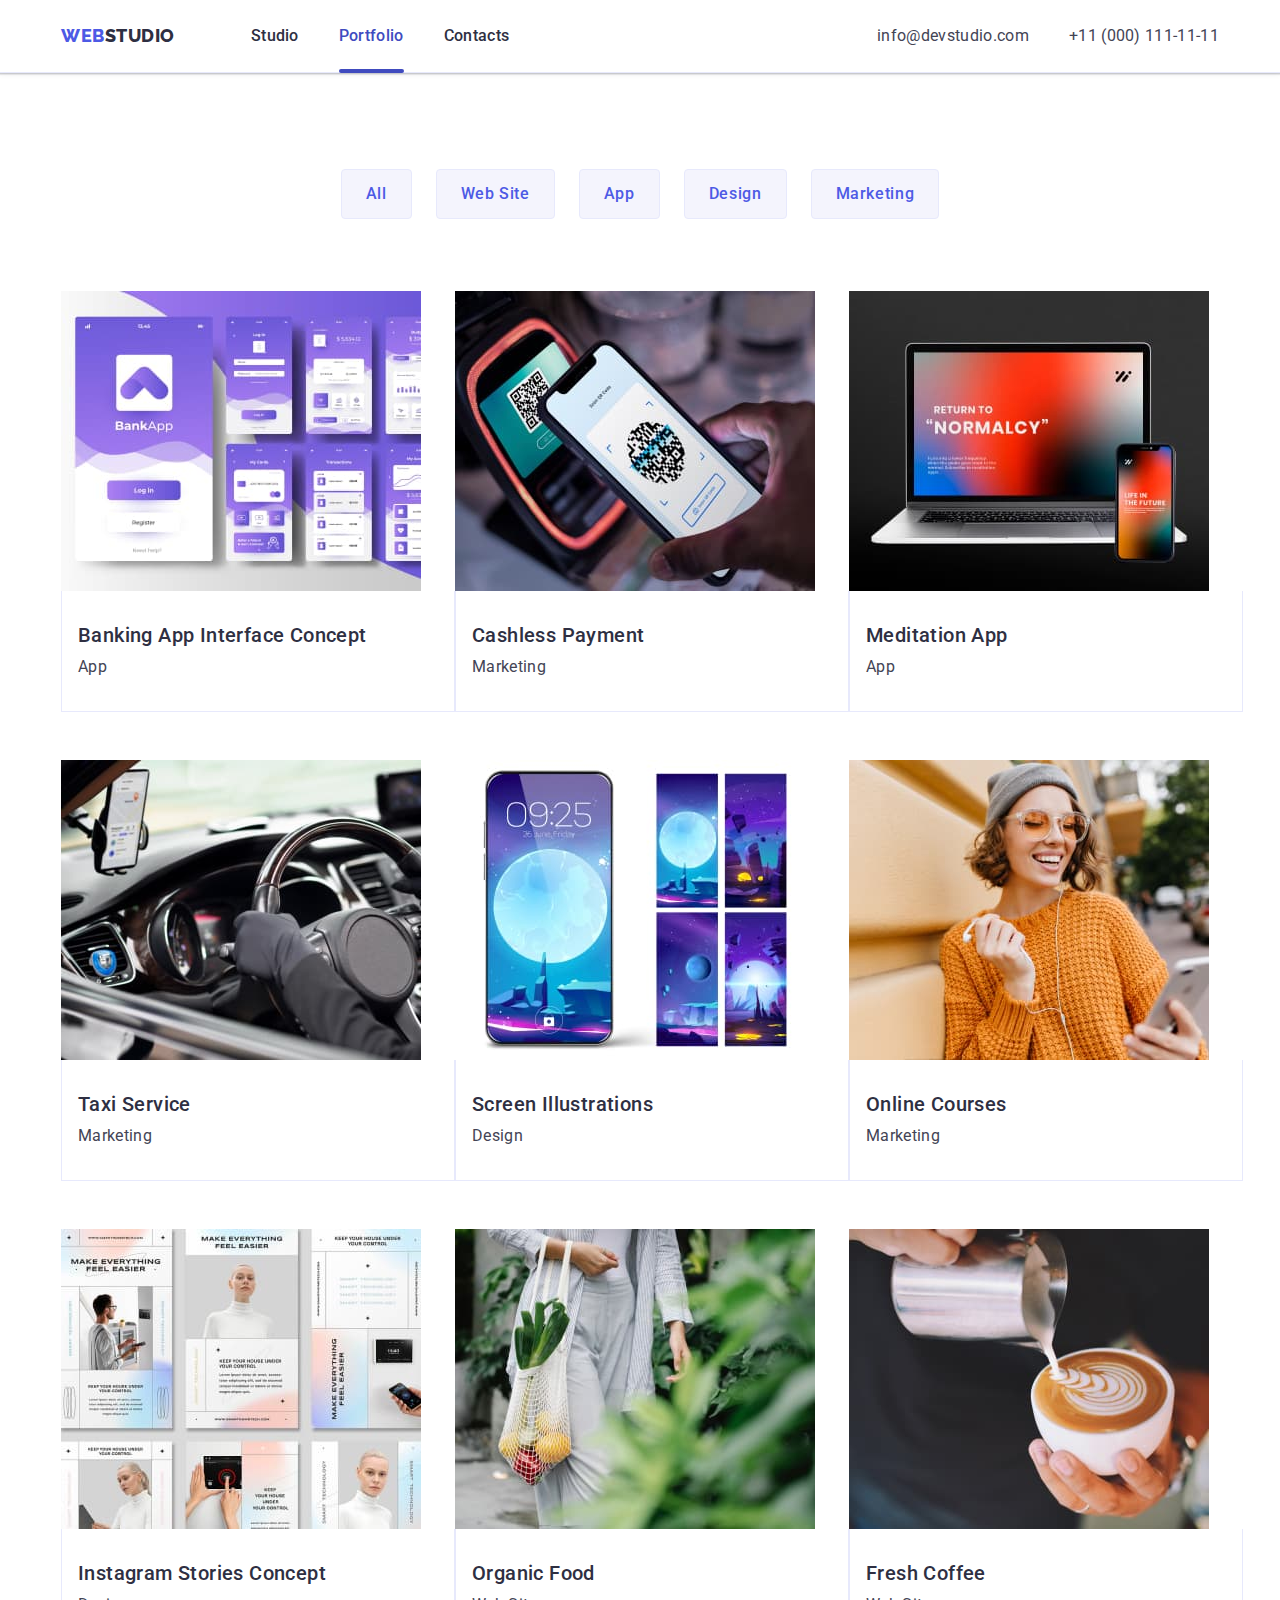
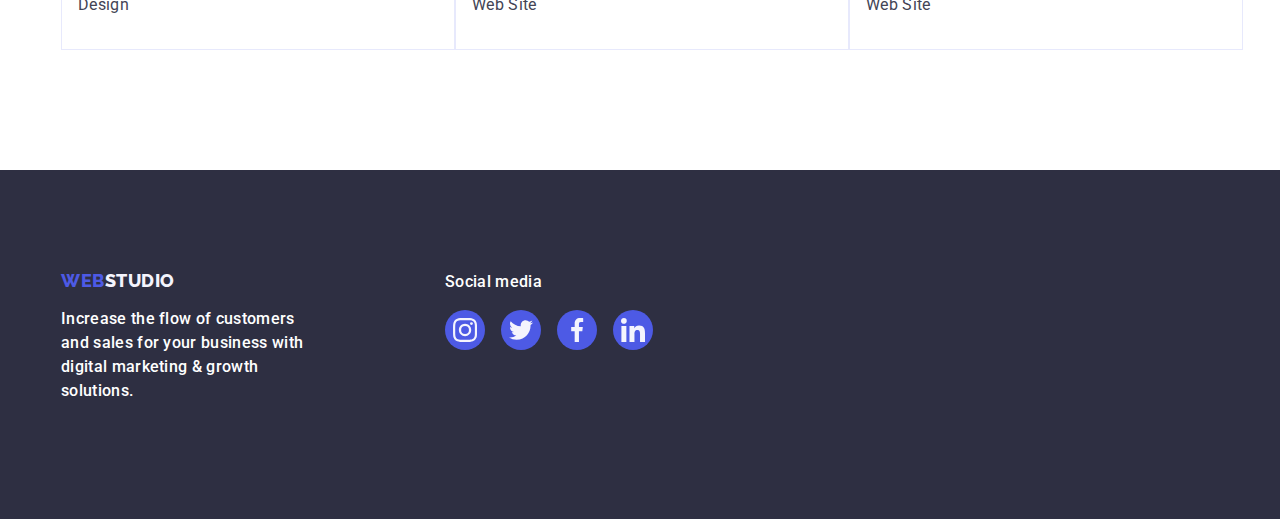
<file: portfolio.html>
<!DOCTYPE html>
<html lang="en">
  <head>
    <meta charset="utf-8" />
    <meta name="description" content="A company that develops web pages" />
    <title>Webstudio</title>
    <link rel="preconnect" href="https://fonts.googleapis.com" />
    <link rel="preconnect" href="https://fonts.gstatic.com" />
    <link
      href="https://fonts.googleapis.com/css2?family=Raleway:wght@800&family=Roboto:wght@400;500;700;900&display=swap"
      rel="stylesheet"
    />
    <link
      rel="stylesheet"
      href="https://cdnjs.cloudflare.com/ajax/libs/modern-normalize/2.0.0/modern-normalize.min.css"
      integrity="sha512-4xo8blKMVCiXpTaLzQSLSw3KFOVPWhm/TRtuPVc4WG6kUgjH6J03IBuG7JZPkcWMxJ5huwaBpOpnwYElP/m6wg=="
      crossorigin="anonymous"
      referrerpolicy="no-referrer"
    />
    <link rel="stylesheet" href="./css/style.css" />
  </head>
  <body>
    <header class="header">
      <div class="container-header container">
        <nav class="menu">
          <a class="logo link" href="./index.html"
            >Web<span class="logo-part-two">Studio</span></a
          >
          <ul class="list nav-list">
            <li class="nav-menu">
              <a class="link menu-list" href="./index.html">Studio</a>
            </li>
            <li class="nav-menu">
              <a class="link menu-list current" href="./portfolio.html"
                >Portfolio</a
              >
            </li>
            <li class="nav-menu">
              <a class="link menu-list" href="">Contacts</a>
            </li>
          </ul>
        </nav>
        <address class="connection">
          <ul class="list contacts-list">
            <li>
              <a class="contacts link" href="mailto:info@devstudio.com"
                >info@devstudio.com</a
              >
            </li>
            <li>
              <a class="contacts link" href="tel:+110001111111"
                >+11 (000) 111-11-11</a
              >
            </li>
          </ul>
        </address>
      </div>
    </header>
    <main>
      <section class="portfolio">
        <div class="container portfolio-container">
          <h1 class="visually-hidden">Potfolio</h1>
          <ul class="list portfolio-button-list">
            <li>
              <button type="button" class="portfolio-button">All</button>
            </li>
            <li>
              <button type="button" class="portfolio-button">Web Site</button>
            </li>
            <li>
              <button type="button" class="portfolio-button">App</button>
            </li>
            <li>
              <button type="button" class="portfolio-button">Design</button>
            </li>
            <li>
              <button type="button" class="portfolio-button">Marketing</button>
            </li>
          </ul>
          <ul class="list card-set-list card-examples-gap">
            <li class="card-examples card-set-item">
              <a class="link examples-link" href="#">
                <div class="portfolio-examples-box">
                  <img
                    class="portfolio-examples-img"
                    src="./images/portfolio/img1.jpg"
                    alt="Banking App Interface"
                    width="360"
                    height="300"
                  />
                  <p class="overlay overlay-text">
                    14 Stylish and User-Friendly App Design Concepts · Task
                    Manager App · Calorie Tracker App · Exotic Fruit Ecommerce
                    App · Cloud Storage App
                  </p>
                </div>
                <div class="examples-wrapper">
                  <h2 class="header-three">Banking App Interface Concept</h2>
                  <p class="subtle-text">App</p>
                </div>
              </a>
            </li>
            <li class="card-examples card-set-item">
              <a class="link examples-link" href="#">
                <div class="portfolio-examples-box">
                  <img
                    class="portfolio-examples-img"
                    src="./images/portfolio/img2.jpg"
                    alt="Phone and code reader"
                    width="360"
                    height="300"
                  />
                  <p class="overlay overlay-text">
                    14 Stylish and User-Friendly App Design Concepts · Task
                    Manager App · Calorie Tracker App · Exotic Fruit Ecommerce
                    App · Cloud Storage App
                  </p>
                </div>
                <div class="examples-wrapper">
                  <h2 class="header-three">Cashless Payment</h2>
                  <p class="subtle-text">Marketing</p>
                </div>
              </a>
            </li>
            <li class="card-examples card-set-item">
              <a class="link examples-link" href="#">
                <div class="portfolio-examples-box">
                  <img
                    class="portfolio-examples-img"
                    src="./images/portfolio/img3.jpg"
                    alt="Computer and phone"
                    width="360"
                    height="300"
                  />
                  <p class="overlay overlay-text">
                    14 Stylish and User-Friendly App Design Concepts · Task
                    Manager App · Calorie Tracker App · Exotic Fruit Ecommerce
                    App · Cloud Storage App
                  </p>
                </div>
                <div class="examples-wrapper">
                  <h2 class="header-three">Meditation App</h2>
                  <p class="subtle-text">App</p>
                </div>
              </a>
            </li>
            <li class="card-examples card-set-item">
              <a class="link examples-link" href="#">
                <div class="portfolio-examples-box">
                  <img
                    class="portfolio-examples-img"
                    src="./images/portfolio/img4.jpg"
                    alt="Steering wheel"
                    width="360"
                    height="300"
                  />
                  <p class="overlay overlay-text">
                    14 Stylish and User-Friendly App Design Concepts · Task
                    Manager App · Calorie Tracker App · Exotic Fruit Ecommerce
                    App · Cloud Storage App
                  </p>
                </div>
                <div class="examples-wrapper">
                  <h2 class="header-three">Taxi Service</h2>
                  <p class="subtle-text">Marketing</p>
                </div>
              </a>
            </li>
            <li class="card-examples card-set-item">
              <a class="link examples-link" href="#">
                <div class="portfolio-examples-box">
                  <img
                    class="portfolio-examples-img"
                    src="./images/portfolio/img5.jpg"
                    alt="Screen illustrations"
                    width="360"
                    height="300"
                  />
                  <p class="overlay overlay-text">
                    14 Stylish and User-Friendly App Design Concepts · Task
                    Manager App · Calorie Tracker App · Exotic Fruit Ecommerce
                    App · Cloud Storage App
                  </p>
                </div>
                <div class="examples-wrapper">
                  <h2 class="header-three">Screen Illustrations</h2>
                  <p class="subtle-text">Design</p>
                </div>
              </a>
            </li>
            <li class="card-examples card-set-item">
              <a class="link examples-link" href="#">
                <div class="portfolio-examples-box">
                  <img
                    class="portfolio-examples-img"
                    src="./images/portfolio/img6.jpg"
                    alt="Girl with phone"
                    width="360"
                    height="300"
                  />
                  <p class="overlay overlay-text">
                    14 Stylish and User-Friendly App Design Concepts · Task
                    Manager App · Calorie Tracker App · Exotic Fruit Ecommerce
                    App · Cloud Storage App
                  </p>
                </div>
                <div class="examples-wrapper">
                  <h2 class="header-three">Online Courses</h2>
                  <p class="subtle-text">Marketing</p>
                </div>
              </a>
            </li>
            <li class="card-examples card-set-item">
              <a class="link examples-link" href="#">
                <div class="portfolio-examples-box">
                  <img
                    class="portfolio-examples-img"
                    src="./images/portfolio/img7.jpg"
                    alt="Stories concept"
                    width="360"
                    height="300"
                  />
                  <p class="overlay overlay-text">
                    14 Stylish and User-Friendly App Design Concepts · Task
                    Manager App · Calorie Tracker App · Exotic Fruit Ecommerce
                    App · Cloud Storage App
                  </p>
                </div>
                <div class="examples-wrapper">
                  <h2 class="header-three">Instagram Stories Concept</h2>
                  <p class="subtle-text">Design</p>
                </div>
              </a>
            </li>
            <li class="card-examples card-set-item">
              <a class="link examples-link" href="#">
                <div class="portfolio-examples-box">
                  <img
                    class="portfolio-examples-img"
                    src="./images/portfolio/img8.jpg"
                    alt="Woman and fruits"
                    width="360"
                    height="300"
                  />
                  <p class="overlay overlay-text">
                    14 Stylish and User-Friendly App Design Concepts · Task
                    Manager App · Calorie Tracker App · Exotic Fruit Ecommerce
                    App · Cloud Storage App
                  </p>
                </div>
                <div class="examples-wrapper">
                  <h2 class="header-three">Organic Food</h2>
                  <p class="subtle-text">Web Site</p>
                </div>
              </a>
            </li>
            <li class="card-examples card-set-item">
              <a class="link examples-link" href="#">
                <div class="portfolio-examples-box">
                  <img
                    class="portfolio-examples-img"
                    src="./images/portfolio/img9.jpg"
                    alt="Cup of coffee"
                    width="360"
                    height="300"
                  />
                  <p class="overlay overlay-text">
                    14 Stylish and User-Friendly App Design Concepts · Task
                    Manager App · Calorie Tracker App · Exotic Fruit Ecommerce
                    App · Cloud Storage App
                  </p>
                </div>
                <div class="examples-wrapper">
                  <h2 class="header-three">Fresh Coffee</h2>
                  <p class="subtle-text">Web Site</p>
                </div>
              </a>
            </li>
          </ul>
        </div>
      </section>
    </main>
    <footer class="footer">
      <div class="container footer-item">
        <div class="footer-list">
          <a class="link logo footer-logo" href="./index.html"
            >Web<span class="logo-part-two">Studio</span></a
          >
          <p class="subtle-text">
            Increase the flow of customers and sales for your business with
            digital marketing & growth solutions.
          </p>
        </div>
        <div class="footer-list">
          <p class="subtle-text">Social media</p>
          <ul class="social-line-item">
            <li class="social-line-list">
              <a
                class="icons-footer-wrapper"
                href="https://www.instagram.com/"
                target="_blank"
              >
                <svg class="social-icons-footer-list" width="24" height="24">
                  <use href="./images/icons.svg#instagram"></use>
                </svg>
              </a>
            </li>
            <li class="social-line-list">
              <a
                class="icons-footer-wrapper"
                href="https://twitter.com/"
                target="_blank"
              >
                <svg class="social-icons-footer-list" width="24" height="24">
                  <use href="./images/icons.svg#twitter"></use>
                </svg>
              </a>
            </li>
            <li class="social-line-list">
              <a
                class="icons-footer-wrapper"
                href="https://www.facebook.com/"
                target="_blank"
              >
                <svg class="social-icons-footer-list" width="24" height="24">
                  <use href="./images/icons.svg#facebook"></use>
                </svg>
              </a>
            </li>
            <li class="social-line-list">
              <a
                class="icons-footer-wrapper"
                href="https://www.linkedin.com/"
                target="_blank"
              >
                <svg class="social-icons-footer-list" width="24" height="24">
                  <use href="./images/icons.svg#linkedin"></use>
                </svg>
              </a>
            </li>
          </ul>
        </div>
      </div>
    </footer>
  </body>
</html>
</file>
<file: css/style.css>
:root {
    --primary-brand: #4d5ae5;
    --text-color: #434455;
    --white: #ffffff;
    --subtle-text-color: #8e8f99;
    --modal-background: #fcfcfc;
    --navy-blue: #2e2f42;
    --slate: #434455;
    --cloud: #f4f4fd;
    --cornflower: #e7e9fc;
    --ocean: #404bbf;
    --lightslate: #8E8F99;
    --green: #31d0aa;

}

body {
    margin: 0;
    font-family: Roboto, sans-serif;
    color: var(--text-color);
    background-color: var(--white);

}


a {
    text-decoration: none;
}

ul {
    margin: 0;
    padding: 0;
    list-style-type: none;
}
h1,
h2,
h3,
h4,
h5,
h6,
p {
    margin: 0;
    padding: 0;
}
img {
    max-width: 100%;
    display: block;
    margin: 0;
}
.visually-hidden {
    position: absolute;
    width: 1px;
    height: 1px;
    margin: -1px;
    border: 0;
    padding: 0;
    white-space: nowrap;
    clip-path: inset(100%);
    clip: rect(0 0 0 0);
    overflow: hidden;
}

.logo {
    margin-right: 76px;
    color: var(--primary-brand);
    font-family: Raleway, sans-serif;
    font-size: 18px;
    font-style: normal;
    font-weight: 800;
    line-height: 1.17;
    letter-spacing: 0.03em;
    text-transform: uppercase;
}
.logo-part-two {
    color: var(--navy-blue);
    font-family: Raleway, sans-serif;
    font-size: 18px;
    font-style: normal;
    font-weight: 800;
    line-height: 1.17;
    letter-spacing: 0.03em;
    text-transform: uppercase;
}
.header {
    background-color: var(--white-background);
    border-bottom: 1px solid var(--cornflower);
    box-shadow: 0px 2px 1px rgba(46, 47, 66, 0.08), 0px 1px 1px rgba(46, 47, 66, 0.16), 0px 1px 6px rgba(46, 47, 66, 0.08);
}
.hero-header {
    margin: 0 auto;
    max-width: 496px;
    margin-bottom: 64px;
    font-size: 56px;
    line-height: 1.07;
    letter-spacing: 0.02em;
    text-align: center;
}
.background {
    background-color: var(--white);
}
.menu {
    display: flex;
    align-items: center;
    font-size: 16px;
    font-style: normal;
    font-weight: 500;
    line-height: 1.5;
    letter-spacing: 0.32px;
}
.menu-list {
    position: relative;
    display: block;
    padding-top: 24px;
    padding-bottom: 24px;
    color: var(--navy-blue);
    transition-property: color;
    transition-duration: 250ms;
    transition-timing-function: cubic-bezier(0.4, 0, 0.2, 1);
}
.menu-list::after {
    content: "";
    position: absolute;
    left: 0;
    bottom: -1px;
    display: block;
    width: 100%;
    height: 4px;
    border-radius: 2px;
}
.menu-list.current::after {
    background-color: var(--ocean);
}
.menu-list.current {
    color: var(--ocean);
}
.connection {
    font-style: normal;
}
.contacts {
    color: var(--slate);
    font-size: 16px;
    line-height: 1.5;
    letter-spacing: 0.32px;
    transition-property: color;
    transition-duration: 250ms;
    transition-timing-function: cubic-bezier(0.4, 0, 0.2, 1);
}
.contacts:hover,
.contacts:focus {
    color: var(--ocean)
}
.nav-list {
    display: flex;
    gap: 40px;
}
.contacts-list {
    display: flex;
    gap: 40px;
}
.container-header {
    display: flex;
    flex-wrap: wrap;
    justify-content: space-between;
    padding: 16px;
    align-items: center;
    align-content: center;
    position: relative;
}
.hero {
    max-width: 1440px;
    height: 600px;
    margin: 0 auto;
    background-color: var(--navy-blue);
    background-image: linear-gradient(rgba(46, 47, 66, 0.7),
            rgba(46, 47, 66, 0.7)), url(../images/bkg-hero.jpg);
    background-repeat: no-repeat;
    background-size: cover;
    background-position: 50% 50%;
    color: var(--white);
    text-align: center;
    font-size: 56px;
    font-style: normal;
    font-weight: 700;
    line-height: 1.07;
    letter-spacing: 1.12px;
    padding: 188px 0;
}
.button {
    font-family: "Roboto", sans-serif;
    background: var(--primary-brand);
    color: var(--white);
    font-size: 16px;
    font-style: normal;
    font-weight: 500;
    line-height: 1.5;
    letter-spacing: 0.64px;
    cursor: pointer;
    padding: 16px 32px;
    border-radius: 4px;
    box-shadow: 0px 4px 4px 0px rgba(0, 0, 0, 0.15);
    border: none;
    display: block;
    margin: 0 auto;
    min-height: 56px;
    min-width: 169px;
    transition-property: background-color;
    transition-duration: 250ms;
    transition-timing-function: cubic-bezier(0.4, 0, 0.2, 1);
}
.button:hover,
.button:focus {
    background-color: var(--ocean);
}
.header-three {
    margin-bottom: 8px;
    color: var(--navy-blue);
    font-size: 20px;
    font-style: normal;
    font-weight: 500;
    line-height: 1.2;
    letter-spacing: 0.02em;
}
.subtle-text {
    color: var(--slate);
    font-size: 16px;
    line-height: 1.5;
    letter-spacing: 0.02em;
}
.section-header {
    margin-bottom: 72px;
    color: var(--navy-blue);
    text-align: center;
    font-size: 36px;
    font-style: normal;
    font-weight: 700;
    line-height: 1.11;
    letter-spacing: 0.72px;
    text-transform: capitalize;
}
.container {
    max-width: 1158px;
    margin: 0 auto;
    padding: 0 15px;
}
.benefits {
    padding: 120px 0;
}
.benefits-list {
    display: flex;
    gap: 24px;
}
.benefits-list-item {
    flex-basis: calc((100% - 24px * 3) / 4);
}
.benefits-wrapper {
    display: flex;
    align-items: center;
    justify-content: center;
    width: 264px;
    height: 112px;
    border-radius: 4px;
    background: var(--cloud);
    margin-bottom: 8px;
}
.examples {
    padding: 120px 0;
}
.team-card {
    background-color: var(--cloud);
    padding: 120px 0;
}
.tc-name {
    margin-bottom: 8px;
    color: var(--navy-blue);
    font-family: Roboto;
    font-size: 20px;
    font-style: normal;
    font-weight: 500;
    line-height: 1.2;
    letter-spacing: 0.4px;
}
.team-list {
    text-align: center;
    width: 264px;
    background-color: var(--white);
    border-radius: 0px 0px 4px 4px;
    box-shadow: 0px 2px 1px 0px rgba(46, 47, 66, 0.08), 0px 1px 1px 0px rgba(46, 47, 66, 0.16), 0px 1px 6px 0px rgba(46, 47, 66, 0.08);
}
.card-set-item-team {
    flex-basis: calc((100% - 24px * 3) / 4);
}
.tc-wrapper {
    padding-top: 32px;
    padding-bottom: 32px;
}
.social-icons-team-item {
    display: flex;
    flex-wrap: nowrap;
    gap: 24px;
    justify-content: center;
    align-items: center;
    margin-top: 8px;
}
.social-icons-tc-list {
    width: 40px;
    height: 40px;
}
.icons-tc-wrapper {
    display: flex;
    align-items: center;
    justify-content: center;
    width: 100%;
    height: 100%;
    border-radius: 50%;
    background-color: var(--primary-brand);
    fill: var(--cloud);
    transition-property: background-color;
    transition-duration: 250ms;
    transition-timing-function: cubic-bezier(0.4, 0, 0.2, 1);
}
.icons-tc-wrapper:hover,
.icons-tc-wrapper:focus {
    background-color: var(--ocean);
}
.customers {
    padding: 120px 0;
}
.customers-clients-item {
    display: flex;
    flex-wrap: nowrap;
    gap: 24px;
}
.customers-clients-list {
    width: calc((100% - 24px * 5)/6);
}
.customers-wrapper-icon {
    display: flex;
    align-items: center;
    justify-content: center;
    height: 88px;
    border-radius: 4px;
    border: 1px solid var(--lightslate);
    color: var(--lightslate);
    transition-property: color, border-color;
    transition-duration: 250ms;
    transition-timing-function: cubic-bezier(0.4, 0, 0.2, 1);
}
.customers-list-icon {
    fill: currentColor;
    margin: 0;
}
.customers-wrapper-icon:hover,
.customers-wrapper-icon:focus {
    color: var(--ocean);
    border: 1px solid var(--ocean);
}
.footer .logo-part-two {
    color: var(--cloud);
}

.footer{
    background-color: var(--navy-blue);
    padding: 100px 0;
}
.footer-logo {
    display: inline-block;
    margin-bottom: 16px;
}
.footer .subtle-text {
    font-weight: 500;
    color: var(--white);
    margin-bottom: 16px;
    width: 264px;
}
.footer-item {
    display: flex;
    flex-wrap: nowrap;
    align-items: baseline;

}
.footer-list {
    margin-right: 120px;
}
.social-line-item {
    display: flex;
    gap: 16px;
    margin-top: 16px;
}
.social-line-list {
    width: 40px;
    height: 40px;
}
.icons-footer-wrapper {
    display: flex;
    align-items: center;
    justify-content: center;
    width: 100%;
    height: 100%;
    border-radius: 50%;
    background-color: var(--primary-brand);
    fill: var(--cloud);
    transition-property: background-color;
    transition-duration: 250ms;
    transition-timing-function: cubic-bezier(0.4, 0, 0.2, 1);
}
.icons-footer-wrapper:hover,
.icons-footer-wrapper:focus {
    background-color: var(--green);
}
.portfolio {
    padding-top: 96px;
    padding-bottom: 120px;
}
.portfolio-button-list {
    display: flex;
    gap: 24px;
    justify-content: center;
    margin-bottom: 72px;
}
.portfolio-button {
    font-family: Roboto, sans-serif;
    color: var(--primary-brand);
    text-align: center;
    font-size: 16px;
    font-style: normal;
    font-weight: 500;
    line-height: 1.5;
    letter-spacing: 0.64px;
    background: var(--cloud);
    cursor: pointer;
    border-radius: 4px;
    border: 1px solid var(--cornflower, #E7E9FC);
    padding: 12px 24px;
    transition: color 250ms cubic-bezier(0.4, 0, 0.2, 1),
        background-color 250ms cubic-bezier(0.4, 0, 0.2, 1),
        border-color 250ms cubic-bezier(0.4, 0, 0.2, 1),
        box-shadow 250ms cubic-bezier(0.4, 0, 0.2, 1);
}
.portfolio-button:hover,
.portfolio-button:focus {
    background: var(--ocean);
    color: var(--white);
    border-radius: 4px;
    padding: 12px 24px;
    border: 1px solid transparent;
    box-shadow: 0px 2px 2px 0px rgba(0, 0, 0, 0.12), 0px 2px 1px 0px rgba(0, 0, 0, 0.08), 0px 3px 1px 0px rgba(0, 0, 0, 0.10);
}
.list {
    list-style: none;
}
.link {
    text-decoration: none;
}
.card-examples {
    width: 360px;
}
.examples-link {
    display: block;
    transition-property: box-shadow;
    transition-duration: 250ms;
    transition-timing-function: cubic-bezier(0.4, 0, 0.2, 1);
} 
.examples-link:hover,
.examples-link:focus {
    box-shadow: 0px 2px 1px 0px rgba(46, 47, 66, 0.08), 0px 1px 1px 0px rgba(46, 47, 66, 0.16), 0px 1px 6px 0px rgba(46, 47, 66, 0.08);
}
.examples-wrapper {
width: 360px;
padding: 32px 16px;
border: 1px solid var(--cornflower);
border-top: none;
}

.card-set-list {
    display: flex;
    flex-wrap: wrap;
    column-gap: 24px;
}
.card-set-gap {
    gap: 24px;
}
.card-set-item {
    flex-basis: calc((100% - 24px * 2) / 3);
}
.card-examples-gap {
    row-gap: 48px;
}
.portfolio-examples-box {
    position: relative;
    overflow: hidden;
}
.portfolio-examples-img {

}
.overlay {
    position: absolute;
    top: 0;
    left: 0;
    display: flex;
    padding: 40px 32px;
    transform: translateY(100%);
    transition-property: transform;
    transition-duration: 250ms;
    transition-timing-function: cubic-bezier(0.4, 0, 0.2, 1);
    transition-delay: 0s;
    width: 100%;
    height: 100%;
    background-color: var(--primary-brand);
}
.overlay-text {
    color: var(--cloud);
    font-size: 16px;
    font-weight: 400;
    line-height: 1.5;
    letter-spacing: 0.02em;
}
.examples-link:hover .overlay,
.examples-link:focus .overlay {
    transform: translateY(0);
}

/* Modal window */
.backdrop {
    position: fixed;
    top: 0;
    left: 0;
    width: 100%;
    height: 100%;
    background-color: rgba(46, 47, 66, 0.40);
}
.backdrop.is-hidden {
    opacity: 0;
    pointer-events: none;
    visibility: hidden;
    transition-property: opacity, visibility;
    transition-duration: 250ms;
    transition-timing-function: cubic-bezier(0.4, 0, 0.2, 1);
}
.modal {
    position: absolute;
    top: 50%;
    left: 50%;
    transform: translate(-50%, -50%);
    transition-property: transform;
    transition-duration: 250ms;
    transition-timing-function: cubic-bezier(0.4, 0, 0.2, 1);

    
    width: 408px;
    min-height: 584px;
    border-radius: 4px;
    background: var(--modal-background);
    box-shadow: 0px 2px 1px 0px rgba(0, 0, 0, 0.20), 0px 1px 3px 0px rgba(0, 0, 0, 0.12), 0px 1px 1px 0px rgba(0, 0, 0, 0.14);
}
.modal-button {
    width: 24px;
    height: 24px;
    padding: 0;
    border-radius: 50%;
    border: 1px solid rgba(0, 0, 0, 0.10);
    background-color: var(--cornflower);
    cursor: pointer;
    display: flex;
    align-items: center;
    justify-content: center;

    position: absolute;
    top: 24px;
    right: 24px;
    transition-property: background-color, border;
    transition-duration: 250ms;
    transition-timing-function: cubic-bezier(0.4, 0, 0.2, 1);
}

.modal-button:hover,
.modal-button:focus {
    background-color: var(--ocean);
    border: none;
}
.button-modal-icon {
    fill: var(--navy-blue);
    transition-property: fill;
    transition-duration: 250ms;
    transition-timing-function: cubic-bezier(0.4, 0, 0.2, 1);
}
.modal-button:hover .button-modal-icon,
.modal-button:focus .button-modal-icon {
    fill: var(--white);
}
</file>
